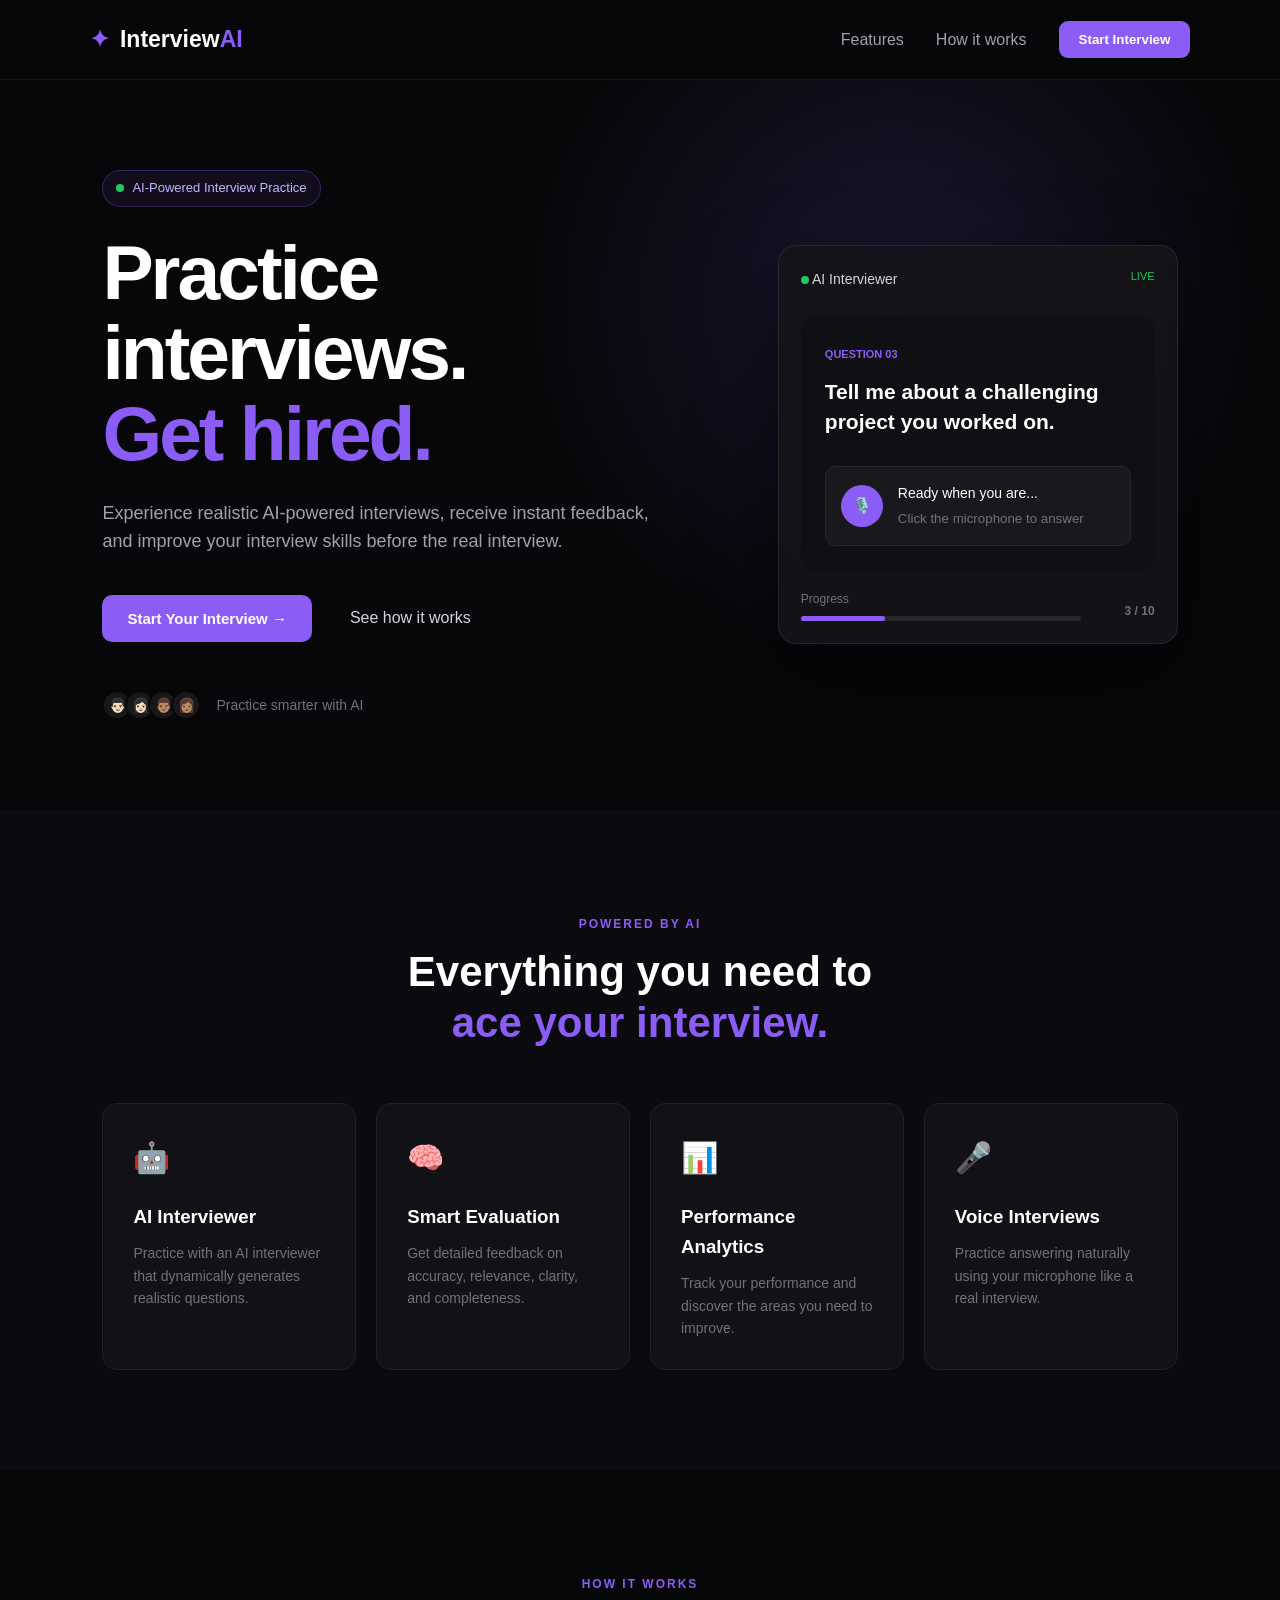
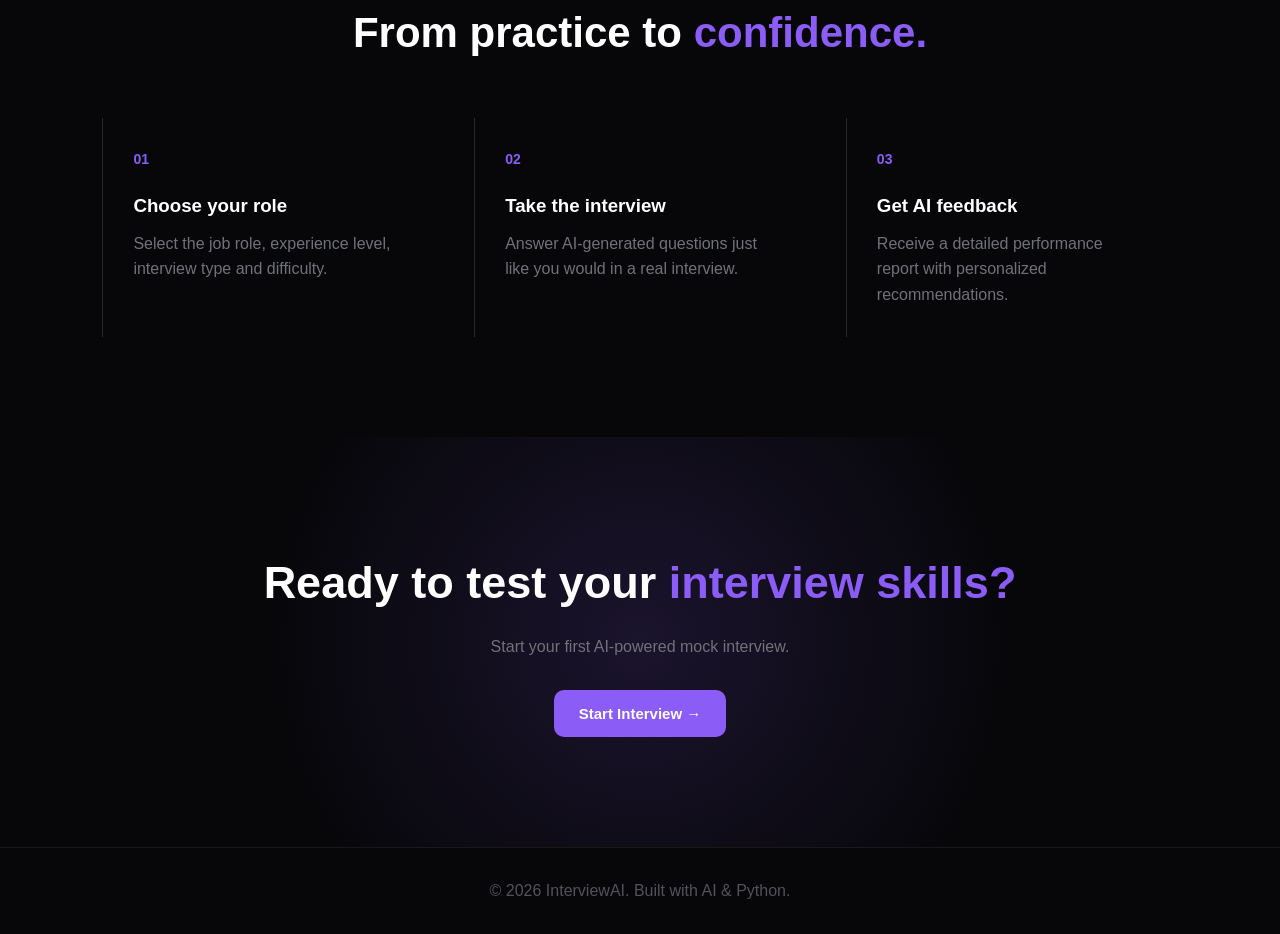
<file: frontend/index.html>
<!DOCTYPE html>
<html lang="en">
<head>
    <meta charset="UTF-8">
    <meta name="viewport" content="width=device-width, initial-scale=1.0">

    <title>InterviewAI | AI Interview Simulator</title>

    <link rel="stylesheet" href="css/style.css">
</head>

<body>

    <!-- Navigation -->
    <nav class="navbar">
        <div class="logo">
            <span class="logo-icon">✦</span>
            Interview<span>AI</span>
        </div>

        <div class="nav-links">
            <a href="#features">Features</a>
            <a href="#how-it-works">How it works</a>
            <button class="nav-btn" onclick="startInterview()">
                Start Interview
            </button>
        </div>
    </nav>


    <!-- Hero Section -->
    <section class="hero">

        <div class="hero-content">

            <div class="badge">
                <span class="pulse"></span>
                AI-Powered Interview Practice
            </div>

            <h1>
                Practice interviews.
                <br>
                <span>Get hired.</span>
            </h1>

            <p class="hero-description">
                Experience realistic AI-powered interviews, receive
                instant feedback, and improve your interview skills
                before the real interview.
            </p>

            <div class="hero-buttons">
                <button class="primary-btn" onclick="startInterview()">
                    Start Your Interview
                    <span>→</span>
                </button>

                <a href="#how-it-works" class="secondary-btn">
                    See how it works
                </a>
            </div>

            <div class="trust">
                <div class="avatars">
                    <div>👨🏻</div>
                    <div>👩🏻</div>
                    <div>👨🏽</div>
                    <div>👩🏽</div>
                </div>

                <p>
                    Practice smarter with AI
                </p>
            </div>

        </div>


        <!-- AI Interview Card -->
        <div class="hero-card">

            <div class="card-header">
                <div>
                    <span class="status-dot"></span>
                    AI Interviewer
                </div>

                <span class="live">LIVE</span>
            </div>

            <div class="question-card">

                <span class="question-label">
                    QUESTION 03
                </span>

                <h3>
                    Tell me about a challenging
                    project you worked on.
                </h3>

                <div class="answer-box">
                    <div class="mic">🎙️</div>

                    <div>
                        <p>Ready when you are...</p>
                        <small>Click the microphone to answer</small>
                    </div>
                </div>

            </div>

            <div class="card-footer">

                <div>
                    <span>Progress</span>

                    <div class="progress">
                        <div></div>
                    </div>
                </div>

                <strong>3 / 10</strong>

            </div>

        </div>

    </section>


    <!-- Features -->
    <section id="features" class="section">

        <div class="section-heading">

            <span>POWERED BY AI</span>

            <h2>
                Everything you need to
                <br>
                <strong>ace your interview.</strong>
            </h2>

        </div>


        <div class="features-grid">

            <div class="feature-card">
                <div class="feature-icon">🤖</div>

                <h3>AI Interviewer</h3>

                <p>
                    Practice with an AI interviewer that
                    dynamically generates realistic questions.
                </p>
            </div>


            <div class="feature-card">
                <div class="feature-icon">🧠</div>

                <h3>Smart Evaluation</h3>

                <p>
                    Get detailed feedback on accuracy,
                    relevance, clarity, and completeness.
                </p>
            </div>


            <div class="feature-card">
                <div class="feature-icon">📊</div>

                <h3>Performance Analytics</h3>

                <p>
                    Track your performance and discover
                    the areas you need to improve.
                </p>
            </div>


            <div class="feature-card">
                <div class="feature-icon">🎤</div>

                <h3>Voice Interviews</h3>

                <p>
                    Practice answering naturally using
                    your microphone like a real interview.
                </p>
            </div>

        </div>

    </section>


    <!-- How It Works -->
    <section id="how-it-works" class="how-section">

        <div class="section-heading">

            <span>HOW IT WORKS</span>

            <h2>
                From practice to
                <strong>confidence.</strong>
            </h2>

        </div>


        <div class="steps">

            <div class="step">
                <div class="step-number">01</div>

                <h3>Choose your role</h3>

                <p>
                    Select the job role, experience level,
                    interview type and difficulty.
                </p>
            </div>


            <div class="step">
                <div class="step-number">02</div>

                <h3>Take the interview</h3>

                <p>
                    Answer AI-generated questions just
                    like you would in a real interview.
                </p>
            </div>


            <div class="step">
                <div class="step-number">03</div>

                <h3>Get AI feedback</h3>

                <p>
                    Receive a detailed performance report
                    with personalized recommendations.
                </p>
            </div>

        </div>

    </section>


    <!-- CTA -->
    <section class="cta">

        <h2>
            Ready to test your
            <span>interview skills?</span>
        </h2>

        <p>
            Start your first AI-powered mock interview.
        </p>

        <button class="primary-btn" onclick="startInterview()">
            Start Interview →
        </button>

    </section>


    <footer>
        <p>© 2026 InterviewAI. Built with AI & Python.</p>
    </footer>


    <script src="js/main.js"></script>

</body>
</html>
</file>
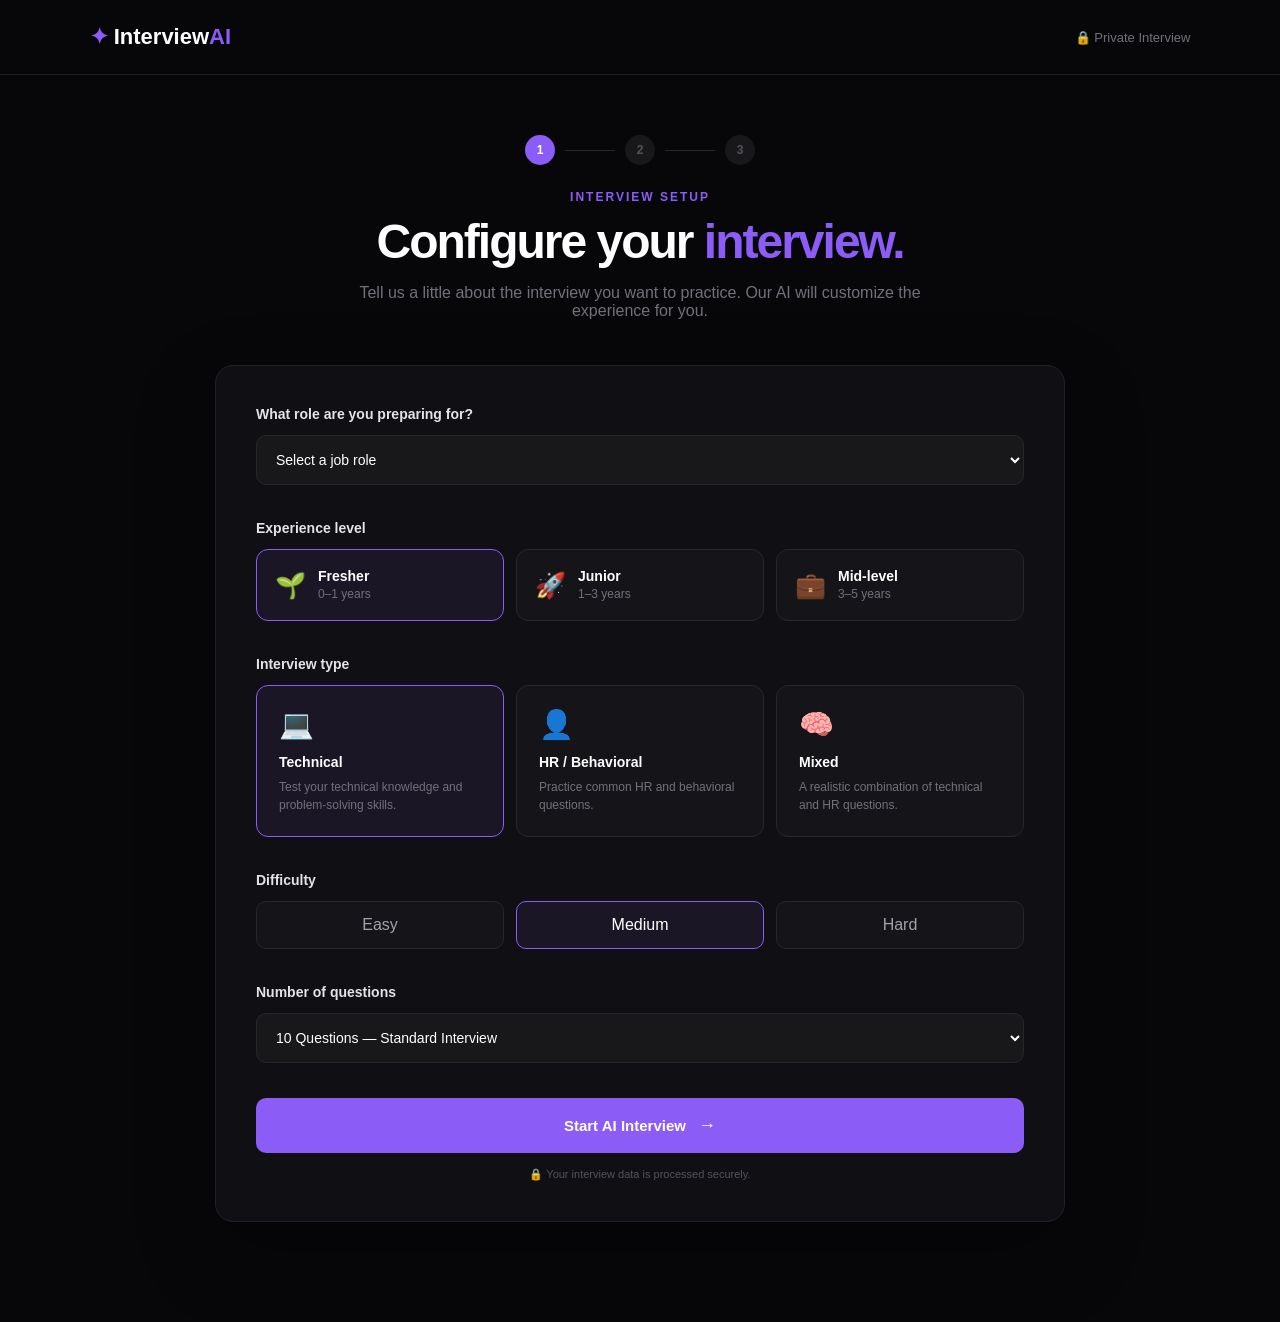
<file: frontend/interview-room.html>
<!DOCTYPE html>
<html lang="en">

<head>
    <meta charset="UTF-8">
    <meta name="viewport" content="width=device-width, initial-scale=1.0">

    <title>Interview Room | InterviewAI</title>

    <link rel="stylesheet" href="css/interview-room.css">
</head>

<body>

    <!-- HEADER -->

    <header class="interview-header">

        <a href="index.html" class="logo">
            <span>✦</span> Interview<span>AI</span>
        </a>

        <div class="interview-info">

            <div class="role-display">
                <span id="roleDisplay">Python Developer</span>
            </div>

            <div class="timer">
                ⏱ <span id="timer">00:00</span>
            </div>

        </div>

        <button class="exit-btn" onclick="confirmExit()">
            Exit Interview
        </button>

    </header>


    <!-- PROGRESS -->

    <div class="progress-container">

        <div class="progress-info">

            <span>
                Question <strong id="currentQuestion">1</strong>
                of
                <strong id="totalQuestions">10</strong>
            </span>

            <span id="difficultyDisplay">
                Medium
            </span>

        </div>

        <div class="progress-bar">
            <div id="progressFill"></div>
        </div>

    </div>


    <!-- MAIN -->

    <main class="interview-container">


        <!-- AI SIDE -->

        <section class="ai-panel">

            <div class="ai-avatar">

                <div class="avatar-ring">
                    ✦
                </div>

            </div>

            <div class="ai-status">
                <span></span>
                AI Interviewer
            </div>

            <p class="ai-description">
                Take your time and answer naturally.
                Your response will be evaluated after submission.
            </p>

        </section>


        <!-- QUESTION -->

        <section class="question-panel">

            <div class="question-label">
                AI QUESTION
            </div>

            <h1 id="questionText">
                Loading your first question...
            </h1>

            <div class="question-meta">

                <span>
                    💡 Take your time
                </span>

                <span>
                    🎯 Be specific
                </span>

            </div>


            <!-- ANSWER -->

            <div class="answer-section">

                <div class="answer-header">

                    <label for="answer">
                        Your answer
                    </label>

                    <span id="wordCount">
                        0 words
                    </span>

                </div>


                <textarea
                    id="answer"
                    placeholder="Type your answer here..."
                    spellcheck="true"
                ></textarea>


                <div class="answer-actions">

                    <button
                        class="voice-btn"
                        id="voiceBtn"
                        onclick="toggleVoice()"
                    >
                        🎤
                        <span>Use microphone</span>
                    </button>


                    <button
                        class="submit-btn"
                        id="submitBtn"
                        onclick="submitAnswer()"
                    >
                        Submit Answer
                        <span>→</span>
                    </button>

                </div>

            </div>


            <!-- THINKING -->

            <div
                class="thinking"
                id="thinking"
            >

                <div class="dots">
                    <span></span>
                    <span></span>
                    <span></span>
                </div>

                <span>
                    AI is evaluating your answer...
                </span>

            </div>


            <!-- FEEDBACK -->

            <div
                class="feedback"
                id="feedback"
            >

                <div class="feedback-header">

                    <span>AI FEEDBACK</span>

                    <strong id="score">
                        8/10
                    </strong>

                </div>

                <p id="feedbackText">
                    Your answer demonstrates a good understanding
                    of the concept.
                </p>

                <button
                    class="next-btn"
                    onclick="nextQuestion()"
                >
                    Next Question →
                </button>

            </div>

        </section>

    </main>


    <!-- EXIT MODAL -->

    <div
        class="modal"
        id="exitModal"
    >

        <div class="modal-content">

            <h2>Leave interview?</h2>

            <p>
                Your current progress will be lost.
            </p>

            <div class="modal-actions">

                <button
                    class="cancel-btn"
                    onclick="closeExitModal()"
                >
                    Continue
                </button>

                <button
                    class="leave-btn"
                    onclick="leaveInterview()"
                >
                    Leave Interview
                </button>

            </div>

        </div>

    </div>


    <script src="js/interview-room.js"></script>

</body>

</html>
</file>
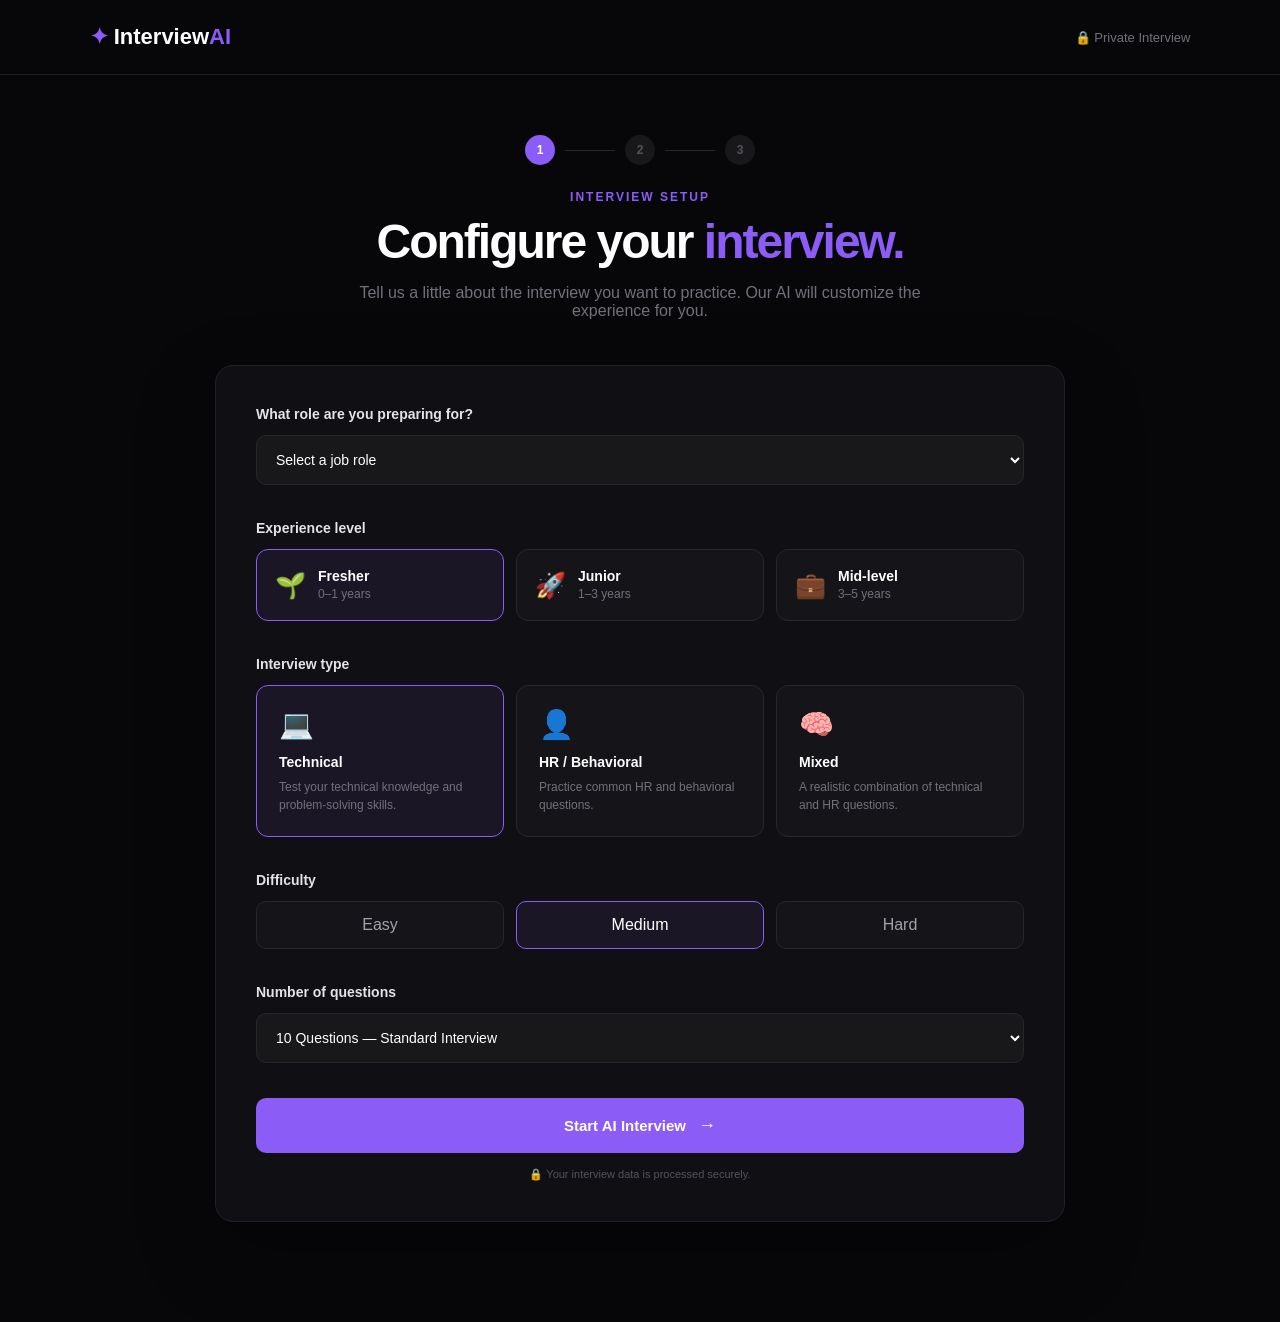
<file: frontend/interview.html>
<!DOCTYPE html>
<html lang="en">

<head>
    <meta charset="UTF-8">
    <meta name="viewport" content="width=device-width, initial-scale=1.0">

    <title>Interview Setup | InterviewAI</title>

    <link rel="stylesheet" href="css/interview.css">
</head>

<body>

    <nav class="navbar">

        <a href="index.html" class="logo">
            <span>✦</span> Interview<span>AI</span>
        </a>

        <div class="secure">
            🔒 Private Interview
        </div>

    </nav>


    <main class="setup-container">

        <div class="setup-header">

            <div class="step-indicator">
                <span class="active">1</span>
                <div></div>
                <span>2</span>
                <div></div>
                <span>3</span>
            </div>

            <span class="setup-label">INTERVIEW SETUP</span>

            <h1>
                Configure your
                <span>interview.</span>
            </h1>

            <p>
                Tell us a little about the interview you want to practice.
                Our AI will customize the experience for you.
            </p>

        </div>


        <form id="interviewForm" class="setup-card">


            <!-- JOB ROLE -->

            <div class="form-group">

                <label for="role">
                    What role are you preparing for?
                </label>

                <div class="select-wrapper">

                    <select id="role" required>

                        <option value="" disabled selected>
                            Select a job role
                        </option>

                        <option value="python-developer">
                            Python Developer
                        </option>

                        <option value="java-developer">
                            Java Developer
                        </option>

                        <option value="data-analyst">
                            Data Analyst
                        </option>

                        <option value="ai-ml-engineer">
                            AI / ML Engineer
                        </option>

                        <option value="data-scientist">
                            Data Scientist
                        </option>

                        <option value="web-developer">
                            Web Developer
                        </option>

                        <option value="software-developer">
                            Software Developer
                        </option>

                    </select>

                </div>

            </div>


            <!-- EXPERIENCE -->

            <div class="form-group">

                <label>
                    Experience level
                </label>

                <div class="option-grid">

                    <label class="option-card">

                        <input
                            type="radio"
                            name="experience"
                            value="fresher"
                            checked
                        >

                        <div class="option-content">

                            <div class="option-icon">
                                🌱
                            </div>

                            <div>
                                <strong>Fresher</strong>
                                <small>0–1 years</small>
                            </div>

                        </div>

                    </label>


                    <label class="option-card">

                        <input
                            type="radio"
                            name="experience"
                            value="junior"
                        >

                        <div class="option-content">

                            <div class="option-icon">
                                🚀
                            </div>

                            <div>
                                <strong>Junior</strong>
                                <small>1–3 years</small>
                            </div>

                        </div>

                    </label>


                    <label class="option-card">

                        <input
                            type="radio"
                            name="experience"
                            value="mid"
                        >

                        <div class="option-content">

                            <div class="option-icon">
                                💼
                            </div>

                            <div>
                                <strong>Mid-level</strong>
                                <small>3–5 years</small>
                            </div>

                        </div>

                    </label>

                </div>

            </div>


            <!-- INTERVIEW TYPE -->

            <div class="form-group">

                <label>
                    Interview type
                </label>

                <div class="type-grid">

                    <label class="type-card">

                        <input
                            type="radio"
                            name="type"
                            value="technical"
                            checked
                        >

                        <div>

                            <div class="type-icon">
                                💻
                            </div>

                            <strong>Technical</strong>

                            <p>
                                Test your technical knowledge
                                and problem-solving skills.
                            </p>

                        </div>

                    </label>


                    <label class="type-card">

                        <input
                            type="radio"
                            name="type"
                            value="hr"
                        >

                        <div>

                            <div class="type-icon">
                                👤
                            </div>

                            <strong>HR / Behavioral</strong>

                            <p>
                                Practice common HR and
                                behavioral questions.
                            </p>

                        </div>

                    </label>


                    <label class="type-card">

                        <input
                            type="radio"
                            name="type"
                            value="mixed"
                        >

                        <div>

                            <div class="type-icon">
                                🧠
                            </div>

                            <strong>Mixed</strong>

                            <p>
                                A realistic combination of
                                technical and HR questions.
                            </p>

                        </div>

                    </label>

                </div>

            </div>


            <!-- DIFFICULTY -->

            <div class="form-group">

                <label>
                    Difficulty
                </label>

                <div class="difficulty-grid">

                    <label class="difficulty-card">

                        <input
                            type="radio"
                            name="difficulty"
                            value="easy"
                        >

                        <span>Easy</span>

                    </label>


                    <label class="difficulty-card selected">

                        <input
                            type="radio"
                            name="difficulty"
                            value="medium"
                            checked
                        >

                        <span>Medium</span>

                    </label>


                    <label class="difficulty-card">

                        <input
                            type="radio"
                            name="difficulty"
                            value="hard"
                        >

                        <span>Hard</span>

                    </label>

                </div>

            </div>


            <!-- NUMBER OF QUESTIONS -->

            <div class="form-group">

                <label for="questions">
                    Number of questions
                </label>

                <select id="questions">

                    <option value="5">
                        5 Questions — Quick Practice
                    </option>

                    <option value="10" selected>
                        10 Questions — Standard Interview
                    </option>

                    <option value="15">
                        15 Questions — Deep Practice
                    </option>

                </select>

            </div>


            <!-- START -->

            <button
                type="submit"
                class="start-btn"
            >
                Start AI Interview
                <span>→</span>
            </button>


            <p class="privacy">
                🔒 Your interview data is processed securely.
            </p>

        </form>

    </main>


    <script src="js/interview.js"></script>

</body>

</html>
</file>
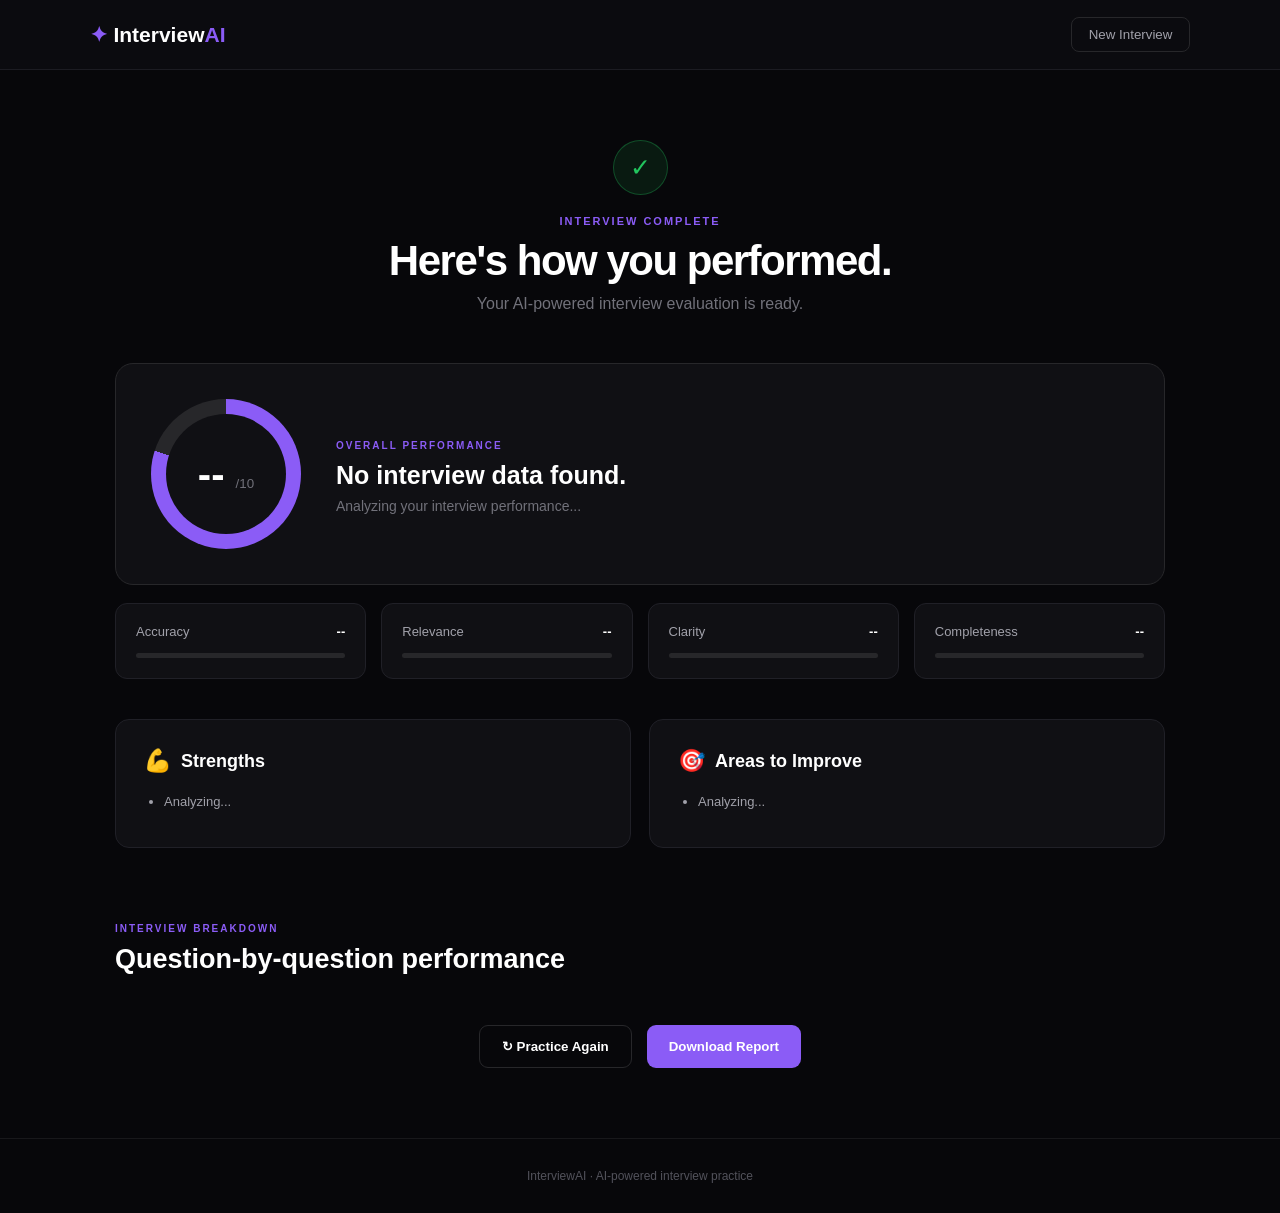
<file: frontend/results.html>
<!DOCTYPE html>
<html lang="en">

<head>
    <meta charset="UTF-8">
    <meta name="viewport" content="width=device-width, initial-scale=1.0">

    <title>Interview Results | InterviewAI</title>

    <link rel="stylesheet" href="css/results.css">
</head>

<body>

    <header class="navbar">

        <a href="index.html" class="logo">
            <span>✦</span> Interview<span>AI</span>
        </a>

        <button onclick="startAgain()" class="restart-btn">
            New Interview
        </button>

    </header>


    <main class="results-container">

        <!-- HEADER -->

        <section class="results-header">

            <div class="completion-icon">
                ✓
            </div>

            <span>INTERVIEW COMPLETE</span>

            <h1>
                Here's how you performed.
            </h1>

            <p>
                Your AI-powered interview evaluation is ready.
            </p>

        </section>


        <!-- OVERALL SCORE -->

        <section class="score-card">

            <div class="score-circle">

                <div>

                    <strong id="overallScore">
                        --
                    </strong>

                    <small>/10</small>

                </div>

            </div>


            <div class="score-info">

                <span class="score-label">
                    OVERALL PERFORMANCE
                </span>

                <h2 id="performanceTitle">
                    Calculating...
                </h2>

                <p id="performanceText">
                    Analyzing your interview performance...
                </p>

            </div>

        </section>


        <!-- METRICS -->

        <section class="metrics-grid">

            <div class="metric-card">

                <div class="metric-top">
                    <span>Accuracy</span>
                    <strong id="accuracy">--</strong>
                </div>

                <div class="metric-bar">
                    <div id="accuracyBar"></div>
                </div>

            </div>


            <div class="metric-card">

                <div class="metric-top">
                    <span>Relevance</span>
                    <strong id="relevance">--</strong>
                </div>

                <div class="metric-bar">
                    <div id="relevanceBar"></div>
                </div>

            </div>


            <div class="metric-card">

                <div class="metric-top">
                    <span>Clarity</span>
                    <strong id="clarity">--</strong>
                </div>

                <div class="metric-bar">
                    <div id="clarityBar"></div>
                </div>

            </div>


            <div class="metric-card">

                <div class="metric-top">
                    <span>Completeness</span>
                    <strong id="completeness">--</strong>
                </div>

                <div class="metric-bar">
                    <div id="completenessBar"></div>
                </div>

            </div>

        </section>


        <!-- INSIGHTS -->

        <section class="insights-grid">

            <div class="insight-card">

                <div class="insight-heading">
                    <span>💪</span>
                    <h2>Strengths</h2>
                </div>

                <ul id="strengthsList">
                    <li>Analyzing...</li>
                </ul>

            </div>


            <div class="insight-card">

                <div class="insight-heading">
                    <span>🎯</span>
                    <h2>Areas to Improve</h2>
                </div>

                <ul id="improvementsList">
                    <li>Analyzing...</li>
                </ul>

            </div>

        </section>


        <!-- QUESTION BREAKDOWN -->

        <section class="breakdown">

            <div class="section-title">

                <span>INTERVIEW BREAKDOWN</span>

                <h2>
                    Question-by-question performance
                </h2>

            </div>


            <div id="questionResults">

                <!-- JavaScript will insert results here -->

            </div>

        </section>


        <!-- ACTIONS -->

        <section class="bottom-actions">

            <button
                class="secondary-btn"
                onclick="startAgain()"
            >
                ↻ Practice Again
            </button>

            <button
                class="primary-btn"
                onclick="window.print()"
            >
                Download Report
            </button>

        </section>

    </main>


    <footer>

        <p>
            InterviewAI · AI-powered interview practice
        </p>

    </footer>


    <script src="js/results.js"></script>

</body>

</html>
</file>
<file: frontend/css/style.css>
* {
    margin: 0;
    padding: 0;
    box-sizing: border-box;
}

html {
    scroll-behavior: smooth;
}

body {
    font-family: Inter, Arial, sans-serif;
    background: #07070a;
    color: #ffffff;
    line-height: 1.6;
}

a {
    text-decoration: none;
    color: inherit;
}


/* NAVBAR */

.navbar {
    height: 80px;
    display: flex;
    align-items: center;
    justify-content: space-between;

    padding: 0 7%;

    border-bottom: 1px solid rgba(255,255,255,0.06);

    background: rgba(7,7,10,0.85);
}

.logo {
    font-size: 23px;
    font-weight: 800;
}

.logo span:last-child {
    color: #8b5cf6;
}

.logo-icon {
    color: #8b5cf6;
    margin-right: 5px;
}

.nav-links {
    display: flex;
    align-items: center;
    gap: 32px;
}

.nav-links a {
    color: #a1a1aa;
    transition: 0.3s;
}

.nav-links a:hover {
    color: white;
}

.nav-btn {
    background: #8b5cf6;
    color: white;

    border: none;
    border-radius: 9px;

    padding: 11px 20px;

    font-weight: 600;
    cursor: pointer;
}


/* HERO */

.hero {
    min-height: 650px;

    display: flex;
    align-items: center;
    justify-content: space-between;

    gap: 70px;

    padding: 90px 8%;

    background:
        radial-gradient(
            circle at 70% 30%,
            rgba(139,92,246,0.16),
            transparent 35%
        );
}

.hero-content {
    max-width: 650px;
}

.badge {
    display: inline-flex;
    align-items: center;
    gap: 8px;

    padding: 7px 13px;

    border: 1px solid rgba(139,92,246,0.3);

    border-radius: 30px;

    color: #c4b5fd;

    background: rgba(139,92,246,0.08);

    font-size: 13px;
}

.pulse,
.status-dot {
    width: 8px;
    height: 8px;

    border-radius: 50%;

    background: #22c55e;

    display: inline-block;
}

.hero h1 {
    margin-top: 25px;

    font-size: clamp(48px, 6vw, 78px);

    line-height: 1.05;

    letter-spacing: -3px;
}

.hero h1 span {
    color: #8b5cf6;
}

.hero-description {
    margin-top: 25px;

    max-width: 570px;

    color: #a1a1aa;

    font-size: 18px;
}

.hero-buttons {
    display: flex;
    align-items: center;

    gap: 18px;

    margin-top: 35px;
}

.primary-btn {
    border: none;

    padding: 15px 25px;

    border-radius: 10px;

    background: #8b5cf6;

    color: white;

    font-size: 15px;
    font-weight: 700;

    cursor: pointer;

    transition: 0.25s;
}

.primary-btn:hover {
    transform: translateY(-2px);

    box-shadow:
        0 10px 35px rgba(139,92,246,0.3);
}

.secondary-btn {
    color: #d4d4d8;

    padding: 14px 20px;
}

.trust {
    display: flex;
    align-items: center;

    gap: 15px;

    margin-top: 45px;

    color: #71717a;

    font-size: 14px;
}

.avatars {
    display: flex;
}

.avatars div {
    width: 30px;
    height: 30px;

    display: flex;
    align-items: center;
    justify-content: center;

    border-radius: 50%;

    background: #18181b;

    border: 2px solid #07070a;

    margin-left: -7px;
}

.avatars div:first-child {
    margin-left: 0;
}


/* HERO CARD */

.hero-card {
    width: 430px;

    padding: 22px;

    border-radius: 18px;

    background: rgba(20,20,25,0.9);

    border: 1px solid rgba(255,255,255,0.08);

    box-shadow:
        0 30px 80px rgba(0,0,0,0.5);
}

.card-header {
    display: flex;
    justify-content: space-between;

    color: #d4d4d8;

    font-size: 14px;
}

.live {
    color: #22c55e;
    font-size: 11px;
}

.question-card {
    margin-top: 25px;

    padding: 24px;

    background: #101014;

    border-radius: 14px;
}

.question-label {
    font-size: 11px;

    color: #8b5cf6;

    font-weight: 700;
}

.question-card h3 {
    margin-top: 12px;

    font-size: 21px;

    line-height: 1.4;
}

.answer-box {
    display: flex;
    align-items: center;

    gap: 15px;

    margin-top: 30px;

    padding: 15px;

    border-radius: 10px;

    background: #18181d;

    border: 1px solid #27272a;
}

.mic {
    width: 42px;
    height: 42px;

    display: flex;
    align-items: center;
    justify-content: center;

    border-radius: 50%;

    background: #8b5cf6;
}

.answer-box p {
    font-size: 14px;
}

.answer-box small {
    color: #71717a;
}

.card-footer {
    display: flex;

    justify-content: space-between;

    align-items: end;

    margin-top: 20px;

    color: #71717a;

    font-size: 12px;
}

.progress {
    width: 280px;
    height: 5px;

    margin-top: 7px;

    border-radius: 10px;

    background: #27272a;
}

.progress div {
    width: 30%;
    height: 100%;

    border-radius: inherit;

    background: #8b5cf6;
}


/* SECTIONS */

.section,
.how-section {
    padding: 100px 8%;
}

.section {
    background: #0b0b0f;
}

.section-heading {
    text-align: center;
}

.section-heading > span {
    color: #8b5cf6;

    font-size: 12px;

    font-weight: 700;

    letter-spacing: 2px;
}

.section-heading h2 {
    margin-top: 12px;

    font-size: 42px;

    line-height: 1.2;
}

.section-heading strong {
    color: #8b5cf6;
}


/* FEATURES */

.features-grid {
    display: grid;

    grid-template-columns:
        repeat(4, 1fr);

    gap: 20px;

    margin-top: 55px;
}

.feature-card {
    padding: 30px;

    background: #111116;

    border: 1px solid #202027;

    border-radius: 15px;

    transition: 0.3s;
}

.feature-card:hover {
    transform: translateY(-6px);

    border-color: #8b5cf6;
}

.feature-icon {
    font-size: 30px;

    margin-bottom: 20px;
}

.feature-card h3 {
    margin-bottom: 10px;
}

.feature-card p {
    color: #71717a;

    font-size: 14px;
}


/* STEPS */

.steps {
    display: grid;

    grid-template-columns:
        repeat(3, 1fr);

    gap: 40px;

    margin-top: 60px;
}

.step {
    position: relative;

    padding: 30px;

    border-left: 1px solid #27272a;
}

.step-number {
    color: #8b5cf6;

    font-size: 14px;

    font-weight: 800;

    margin-bottom: 20px;
}

.step p {
    margin-top: 10px;

    color: #71717a;
}


/* CTA */

.cta {
    padding: 110px 20px;

    text-align: center;

    background:
        radial-gradient(
            circle,
            rgba(139,92,246,0.15),
            transparent 55%
        );
}

.cta h2 {
    font-size: 45px;
}

.cta h2 span {
    color: #8b5cf6;
}

.cta p {
    color: #71717a;

    margin: 15px 0 30px;
}


/* FOOTER */

footer {
    padding: 30px;

    text-align: center;

    color: #52525b;

    border-top: 1px solid #18181b;
}


/* RESPONSIVE */

@media (max-width: 1000px) {

    .hero {
        flex-direction: column;
        text-align: center;
    }

    .hero-content {
        max-width: 700px;
    }

    .hero-description {
        margin-left: auto;
        margin-right: auto;
    }

    .hero-buttons,
    .trust {
        justify-content: center;
    }

    .features-grid {
        grid-template-columns: repeat(2, 1fr);
    }
}

@media (max-width: 650px) {

    .nav-links a {
        display: none;
    }

    .hero {
        padding: 60px 5%;
    }

    .hero-card {
        width: 100%;
    }

    .features-grid,
    .steps {
        grid-template-columns: 1fr;
    }

    .section-heading h2,
    .cta h2 {
        font-size: 32px;
    }

    .hero h1 {
        font-size: 48px;
    }
}
</file>
<file: frontend/css/interview-room.css>
* {
    margin: 0;
    padding: 0;
    box-sizing: border-box;
}

body {
    min-height: 100vh;

    font-family: Inter, Arial, sans-serif;

    background: #07070a;

    color: #ffffff;
}


/* HEADER */

.interview-header {
    height: 70px;

    padding: 0 5%;

    display: flex;

    align-items: center;

    justify-content: space-between;

    border-bottom: 1px solid #1c1c22;

    background: #0b0b0f;
}

.logo {
    text-decoration: none;

    color: white;

    font-size: 21px;

    font-weight: 800;
}

.logo span {
    color: #8b5cf6;
}

.interview-info {
    display: flex;

    align-items: center;

    gap: 20px;
}

.role-display {
    padding: 7px 13px;

    border-radius: 7px;

    background: #18181b;

    color: #a1a1aa;

    font-size: 13px;
}

.timer {
    color: #a1a1aa;

    font-size: 13px;
}

.exit-btn {
    padding: 8px 15px;

    border: 1px solid #27272a;

    border-radius: 7px;

    background: transparent;

    color: #a1a1aa;

    cursor: pointer;
}

.exit-btn:hover {
    color: white;

    border-color: #52525b;
}


/* PROGRESS */

.progress-container {
    width: 90%;

    max-width: 1100px;

    margin: 25px auto;
}

.progress-info {
    display: flex;

    justify-content: space-between;

    margin-bottom: 8px;

    color: #71717a;

    font-size: 12px;
}

.progress-info strong {
    color: #d4d4d8;
}

.progress-bar {
    width: 100%;

    height: 5px;

    background: #1c1c22;

    border-radius: 10px;

    overflow: hidden;
}

#progressFill {
    width: 10%;

    height: 100%;

    background: #8b5cf6;

    transition: width 0.4s ease;
}


/* MAIN */

.interview-container {
    width: 90%;

    max-width: 1100px;

    margin: 60px auto 100px;

    display: grid;

    grid-template-columns: 280px 1fr;

    gap: 60px;
}


/* AI PANEL */

.ai-panel {
    padding-top: 30px;

    text-align: center;
}

.ai-avatar {
    display: flex;

    justify-content: center;

    margin-bottom: 20px;
}

.avatar-ring {
    width: 100px;

    height: 100px;

    display: flex;

    align-items: center;

    justify-content: center;

    border-radius: 50%;

    font-size: 40px;

    color: white;

    background:
        radial-gradient(
            circle,
            #8b5cf6,
            #4c1d95
        );

    box-shadow:
        0 0 50px rgba(139,92,246,0.25);
}

.ai-status {
    display: flex;

    justify-content: center;

    align-items: center;

    gap: 7px;

    font-weight: 600;

    font-size: 14px;
}

.ai-status span {
    width: 7px;

    height: 7px;

    border-radius: 50%;

    background: #22c55e;
}

.ai-description {
    margin-top: 12px;

    color: #71717a;

    font-size: 12px;

    line-height: 1.6;
}


/* QUESTION */

.question-panel {
    max-width: 750px;
}

.question-label {
    color: #8b5cf6;

    font-size: 11px;

    font-weight: 800;

    letter-spacing: 2px;
}

.question-panel h1 {
    margin-top: 15px;

    font-size: 34px;

    line-height: 1.3;

    letter-spacing: -1px;
}

.question-meta {
    display: flex;

    gap: 20px;

    margin-top: 20px;

    color: #71717a;

    font-size: 12px;
}


/* ANSWER */

.answer-section {
    margin-top: 45px;
}

.answer-header {
    display: flex;

    justify-content: space-between;

    margin-bottom: 10px;

    color: #a1a1aa;

    font-size: 13px;
}

#wordCount {
    color: #52525b;
}

textarea {
    width: 100%;

    min-height: 220px;

    resize: vertical;

    padding: 20px;

    border: 1px solid #27272a;

    border-radius: 12px;

    background: #111116;

    color: white;

    font-family: inherit;

    font-size: 15px;

    line-height: 1.7;

    outline: none;
}

textarea:focus {
    border-color: #8b5cf6;

    box-shadow:
        0 0 0 3px rgba(139,92,246,0.08);
}

textarea::placeholder {
    color: #52525b;
}


/* ACTIONS */

.answer-actions {
    display: flex;

    justify-content: space-between;

    align-items: center;

    margin-top: 15px;
}

.voice-btn {
    padding: 11px 15px;

    border: 1px solid #27272a;

    border-radius: 8px;

    background: #111116;

    color: #a1a1aa;

    cursor: pointer;
}

.voice-btn:hover {
    color: white;

    border-color: #52525b;
}

.submit-btn,
.next-btn {
    padding: 13px 22px;

    border: none;

    border-radius: 9px;

    background: #8b5cf6;

    color: white;

    font-weight: 700;

    cursor: pointer;
}

.submit-btn:hover,
.next-btn:hover {
    box-shadow:
        0 8px 25px rgba(139,92,246,0.25);
}


/* THINKING */

.thinking {
    display: none;

    align-items: center;

    gap: 10px;

    margin-top: 25px;

    color: #71717a;

    font-size: 13px;
}

.dots {
    display: flex;

    gap: 4px;
}

.dots span {
    width: 5px;

    height: 5px;

    border-radius: 50%;

    background: #8b5cf6;

    animation: bounce 1s infinite;
}

.dots span:nth-child(2) {
    animation-delay: .15s;
}

.dots span:nth-child(3) {
    animation-delay: .3s;
}

@keyframes bounce {

    0%, 100% {
        transform: translateY(0);
    }

    50% {
        transform: translateY(-5px);
    }
}


/* FEEDBACK */

.feedback {
    display: none;

    margin-top: 30px;

    padding: 22px;

    border: 1px solid #27272a;

    border-radius: 12px;

    background: #111116;
}

.feedback-header {
    display: flex;

    justify-content: space-between;

    align-items: center;

    color: #8b5cf6;

    font-size: 11px;

    letter-spacing: 1px;

    font-weight: 800;
}

.feedback-header strong {
    color: #22c55e;

    font-size: 20px;
}

.feedback p {
    margin: 12px 0 20px;

    color: #a1a1aa;

    font-size: 13px;

    line-height: 1.6;
}


/* MODAL */

.modal {
    display: none;

    position: fixed;

    inset: 0;

    align-items: center;

    justify-content: center;

    background: rgba(0,0,0,0.75);

    z-index: 100;
}

.modal-content {
    width: 90%;

    max-width: 400px;

    padding: 30px;

    border: 1px solid #27272a;

    border-radius: 15px;

    background: #111116;

    text-align: center;
}

.modal-content h2 {
    font-size: 22px;
}

.modal-content p {
    margin-top: 10px;

    color: #71717a;

    font-size: 13px;
}

.modal-actions {
    display: flex;

    gap: 10px;

    margin-top: 25px;
}

.cancel-btn,
.leave-btn {
    flex: 1;

    padding: 11px;

    border-radius: 8px;

    cursor: pointer;
}

.cancel-btn {
    border: 1px solid #27272a;

    background: transparent;

    color: white;
}

.leave-btn {
    border: none;

    background: #dc2626;

    color: white;
}


/* MOBILE */

@media (max-width: 800px) {

    .interview-container {
        grid-template-columns: 1fr;

        gap: 20px;
    }

    .ai-panel {
        padding-top: 0;
    }

    .avatar-ring {
        width: 70px;

        height: 70px;

        font-size: 28px;
    }

    .question-panel h1 {
        font-size: 27px;
    }
}

@media (max-width: 550px) {

    .interview-header {
        padding: 0 4%;
    }

    .role-display {
        display: none;
    }

    .interview-container {
        width: 92%;
    }

    .answer-actions {
        align-items: stretch;

        flex-direction: column;

        gap: 10px;
    }

    .submit-btn,
    .voice-btn {
        width: 100%;
    }
}
</file>
<file: frontend/css/interview.css>
* {
    margin: 0;
    padding: 0;
    box-sizing: border-box;
}

body {
    min-height: 100vh;

    font-family: Inter, Arial, sans-serif;

    background: #07070a;

    color: white;
}


/* NAVBAR */

.navbar {
    height: 75px;

    padding: 0 7%;

    display: flex;

    align-items: center;

    justify-content: space-between;

    border-bottom: 1px solid #1c1c22;
}

.logo {
    color: white;

    text-decoration: none;

    font-size: 22px;

    font-weight: 800;
}

.logo span {
    color: #8b5cf6;
}

.secure {
    color: #71717a;

    font-size: 13px;
}


/* MAIN */

.setup-container {
    width: min(850px, 92%);

    margin: 60px auto 100px;
}


/* HEADER */

.setup-header {
    text-align: center;

    margin-bottom: 45px;
}

.setup-label {
    display: block;

    margin-top: 25px;

    color: #8b5cf6;

    font-size: 12px;

    font-weight: 700;

    letter-spacing: 2px;
}

.setup-header h1 {
    margin-top: 10px;

    font-size: 48px;

    letter-spacing: -2px;
}

.setup-header h1 span {
    color: #8b5cf6;
}

.setup-header p {
    max-width: 600px;

    margin: 15px auto;

    color: #71717a;
}


/* STEPS */

.step-indicator {
    display: flex;

    align-items: center;

    justify-content: center;

    gap: 10px;
}

.step-indicator span {
    width: 30px;
    height: 30px;

    display: flex;

    align-items: center;
    justify-content: center;

    border-radius: 50%;

    background: #18181b;

    color: #52525b;

    font-size: 12px;

    font-weight: 700;
}

.step-indicator span.active {
    background: #8b5cf6;

    color: white;
}

.step-indicator div {
    width: 50px;

    height: 1px;

    background: #27272a;
}


/* CARD */

.setup-card {
    padding: 40px;

    border: 1px solid #202027;

    border-radius: 18px;

    background: #101014;

    box-shadow:
        0 30px 80px rgba(0,0,0,0.3);
}


/* FORM */

.form-group {
    margin-bottom: 35px;
}

.form-group > label {
    display: block;

    margin-bottom: 13px;

    color: #e4e4e7;

    font-size: 14px;

    font-weight: 600;
}

select {
    width: 100%;

    padding: 15px;

    border-radius: 10px;

    border: 1px solid #27272a;

    background: #18181b;

    color: white;

    outline: none;

    font-size: 14px;

    cursor: pointer;
}

select:focus {
    border-color: #8b5cf6;
}


/* OPTIONS */

.option-grid {
    display: grid;

    grid-template-columns:
        repeat(3, 1fr);

    gap: 12px;
}

.option-card,
.type-card,
.difficulty-card {
    cursor: pointer;
}

.option-card input,
.type-card input,
.difficulty-card input {
    display: none;
}

.option-card {
    padding: 18px;

    border: 1px solid #27272a;

    border-radius: 12px;

    background: #151519;

    transition: 0.2s;
}

.option-card:has(input:checked) {
    border-color: #8b5cf6;

    background: rgba(139,92,246,0.08);
}

.option-content {
    display: flex;

    align-items: center;

    gap: 12px;
}

.option-icon {
    font-size: 25px;
}

.option-content strong {
    display: block;

    font-size: 14px;
}

.option-content small {
    color: #71717a;

    font-size: 12px;
}


/* INTERVIEW TYPE */

.type-grid {
    display: grid;

    grid-template-columns:
        repeat(3, 1fr);

    gap: 12px;
}

.type-card {
    padding: 22px;

    border: 1px solid #27272a;

    border-radius: 12px;

    background: #151519;

    transition: 0.2s;
}

.type-card:has(input:checked) {
    border-color: #8b5cf6;

    background: rgba(139,92,246,0.08);
}

.type-icon {
    font-size: 28px;

    margin-bottom: 12px;
}

.type-card strong {
    font-size: 14px;
}

.type-card p {
    margin-top: 7px;

    color: #71717a;

    font-size: 12px;

    line-height: 1.5;
}


/* DIFFICULTY */

.difficulty-grid {
    display: grid;

    grid-template-columns:
        repeat(3, 1fr);

    gap: 12px;
}

.difficulty-card {
    padding: 14px;

    text-align: center;

    border: 1px solid #27272a;

    border-radius: 10px;

    color: #a1a1aa;

    background: #151519;
}

.difficulty-card:has(input:checked) {
    border-color: #8b5cf6;

    color: white;

    background: rgba(139,92,246,0.08);
}


/* START */

.start-btn {
    width: 100%;

    padding: 17px;

    border: none;

    border-radius: 10px;

    background: #8b5cf6;

    color: white;

    font-size: 15px;

    font-weight: 700;

    cursor: pointer;

    transition: 0.25s;
}

.start-btn:hover {
    transform: translateY(-2px);

    box-shadow:
        0 10px 30px rgba(139,92,246,0.3);
}

.start-btn span {
    margin-left: 8px;

    font-size: 18px;
}

.privacy {
    margin-top: 15px;

    text-align: center;

    color: #52525b;

    font-size: 11px;
}


/* MOBILE */

@media (max-width: 700px) {

    .setup-container {
        margin-top: 40px;
    }

    .setup-header h1 {
        font-size: 36px;
    }

    .setup-card {
        padding: 25px;
    }

    .option-grid,
    .type-grid,
    .difficulty-grid {
        grid-template-columns: 1fr;
    }

    .step-indicator div {
        width: 25px;
    }
}
</file>
<file: frontend/css/results.css>
* {
    margin: 0;
    padding: 0;
    box-sizing: border-box;
}

body {
    background: #07070a;
    color: white;

    font-family: Inter, Arial, sans-serif;

    min-height: 100vh;
}


/* NAVBAR */

.navbar {
    height: 70px;

    padding: 0 7%;

    display: flex;

    align-items: center;

    justify-content: space-between;

    border-bottom: 1px solid #1c1c22;

    background: #0b0b0f;
}

.logo {
    color: white;

    text-decoration: none;

    font-size: 21px;

    font-weight: 800;
}

.logo span {
    color: #8b5cf6;
}

.restart-btn {
    padding: 9px 17px;

    border: 1px solid #27272a;

    border-radius: 8px;

    background: transparent;

    color: #a1a1aa;

    cursor: pointer;
}

.restart-btn:hover {
    color: white;

    border-color: #8b5cf6;
}


/* MAIN */

.results-container {
    width: 90%;

    max-width: 1050px;

    margin: 70px auto;
}


/* HEADER */

.results-header {
    text-align: center;
}

.completion-icon {
    width: 55px;
    height: 55px;

    display: flex;

    align-items: center;
    justify-content: center;

    margin: auto;

    border-radius: 50%;

    background: rgba(34,197,94,0.1);

    border: 1px solid rgba(34,197,94,0.3);

    color: #22c55e;

    font-size: 25px;
}

.results-header > span {
    display: block;

    margin-top: 20px;

    color: #8b5cf6;

    font-size: 11px;

    font-weight: 800;

    letter-spacing: 2px;
}

.results-header h1 {
    margin-top: 10px;

    font-size: 42px;

    letter-spacing: -1.5px;
}

.results-header p {
    margin-top: 10px;

    color: #71717a;
}


/* SCORE */

.score-card {
    margin-top: 50px;

    padding: 35px;

    display: flex;

    align-items: center;

    gap: 35px;

    border: 1px solid #27272a;

    border-radius: 18px;

    background: #101014;
}

.score-circle {
    width: 150px;
    height: 150px;

    flex-shrink: 0;

    display: flex;

    align-items: center;
    justify-content: center;

    border-radius: 50%;

    background:
        conic-gradient(
            #8b5cf6 0deg,
            #8b5cf6 288deg,
            #27272a 288deg
        );
}

.score-circle::before {
    content: "";

    position: absolute;

    width: 120px;
    height: 120px;

    border-radius: 50%;

    background: #101014;
}

.score-circle div {
    position: relative;

    text-align: center;
}

.score-circle strong {
    font-size: 40px;
}

.score-circle small {
    color: #71717a;
}

.score-label {
    color: #8b5cf6;

    font-size: 10px;

    font-weight: 800;

    letter-spacing: 2px;
}

.score-info h2 {
    margin-top: 8px;

    font-size: 25px;
}

.score-info p {
    margin-top: 8px;

    color: #71717a;

    font-size: 14px;
}


/* METRICS */

.metrics-grid {
    display: grid;

    grid-template-columns:
        repeat(4, 1fr);

    gap: 15px;

    margin-top: 18px;
}

.metric-card {
    padding: 20px;

    border: 1px solid #202027;

    border-radius: 12px;

    background: #101014;
}

.metric-top {
    display: flex;

    justify-content: space-between;

    color: #a1a1aa;

    font-size: 13px;
}

.metric-top strong {
    color: white;
}

.metric-bar {
    height: 5px;

    margin-top: 14px;

    border-radius: 10px;

    background: #27272a;

    overflow: hidden;
}

.metric-bar div {
    height: 100%;

    width: 0%;

    border-radius: inherit;

    background: #8b5cf6;

    transition: width 1s ease;
}


/* INSIGHTS */

.insights-grid {
    display: grid;

    grid-template-columns: 1fr 1fr;

    gap: 18px;

    margin-top: 40px;
}

.insight-card {
    padding: 28px;

    border: 1px solid #202027;

    border-radius: 14px;

    background: #101014;
}

.insight-heading {
    display: flex;

    align-items: center;

    gap: 10px;
}

.insight-heading span {
    font-size: 22px;
}

.insight-heading h2 {
    font-size: 18px;
}

.insight-card ul {
    margin-top: 20px;

    padding-left: 20px;

    color: #a1a1aa;
}

.insight-card li {
    margin-bottom: 10px;

    font-size: 13px;
}


/* BREAKDOWN */

.breakdown {
    margin-top: 70px;
}

.section-title > span {
    color: #8b5cf6;

    font-size: 10px;

    font-weight: 800;

    letter-spacing: 2px;
}

.section-title h2 {
    margin-top: 8px;

    font-size: 27px;
}

.question-result {
    margin-top: 18px;

    padding: 22px;

    border: 1px solid #202027;

    border-radius: 12px;

    background: #101014;
}

.question-result-header {
    display: flex;

    justify-content: space-between;

    gap: 20px;
}

.question-number {
    color: #8b5cf6;

    font-size: 11px;

    font-weight: 800;
}

.question-result h3 {
    margin-top: 8px;

    font-size: 15px;

    line-height: 1.5;
}

.question-score {
    flex-shrink: 0;

    color: #22c55e;

    font-weight: 800;
}

.question-feedback {
    margin-top: 15px;

    padding-top: 15px;

    border-top: 1px solid #202027;

    color: #71717a;

    font-size: 13px;

    line-height: 1.6;
}


/* BUTTONS */

.bottom-actions {
    display: flex;

    justify-content: center;

    gap: 15px;

    margin-top: 50px;
}

.primary-btn,
.secondary-btn {
    padding: 13px 22px;

    border-radius: 9px;

    font-weight: 700;

    cursor: pointer;
}

.primary-btn {
    border: none;

    background: #8b5cf6;

    color: white;
}

.secondary-btn {
    border: 1px solid #27272a;

    background: transparent;

    color: white;
}


/* FOOTER */

footer {
    padding: 30px;

    border-top: 1px solid #18181b;

    text-align: center;

    color: #52525b;

    font-size: 12px;
}


/* MOBILE */

@media (max-width: 750px) {

    .results-container {
        margin-top: 45px;
    }

    .results-header h1 {
        font-size: 32px;
    }

    .score-card {
        flex-direction: column;

        text-align: center;
    }

    .metrics-grid {
        grid-template-columns: 1fr 1fr;
    }

    .insights-grid {
        grid-template-columns: 1fr;
    }
}

@media (max-width: 500px) {

    .metrics-grid {
        grid-template-columns: 1fr;
    }

    .bottom-actions {
        flex-direction: column;
    }

    .primary-btn,
    .secondary-btn {
        width: 100%;
    }
}


/* PRINT */

@media print {

    body {
        background: white;

        color: black;
    }

    .navbar,
    .bottom-actions,
    footer {
        display: none;
    }

    .results-container {
        width: 100%;

        margin: 20px;
    }

}
</file>
